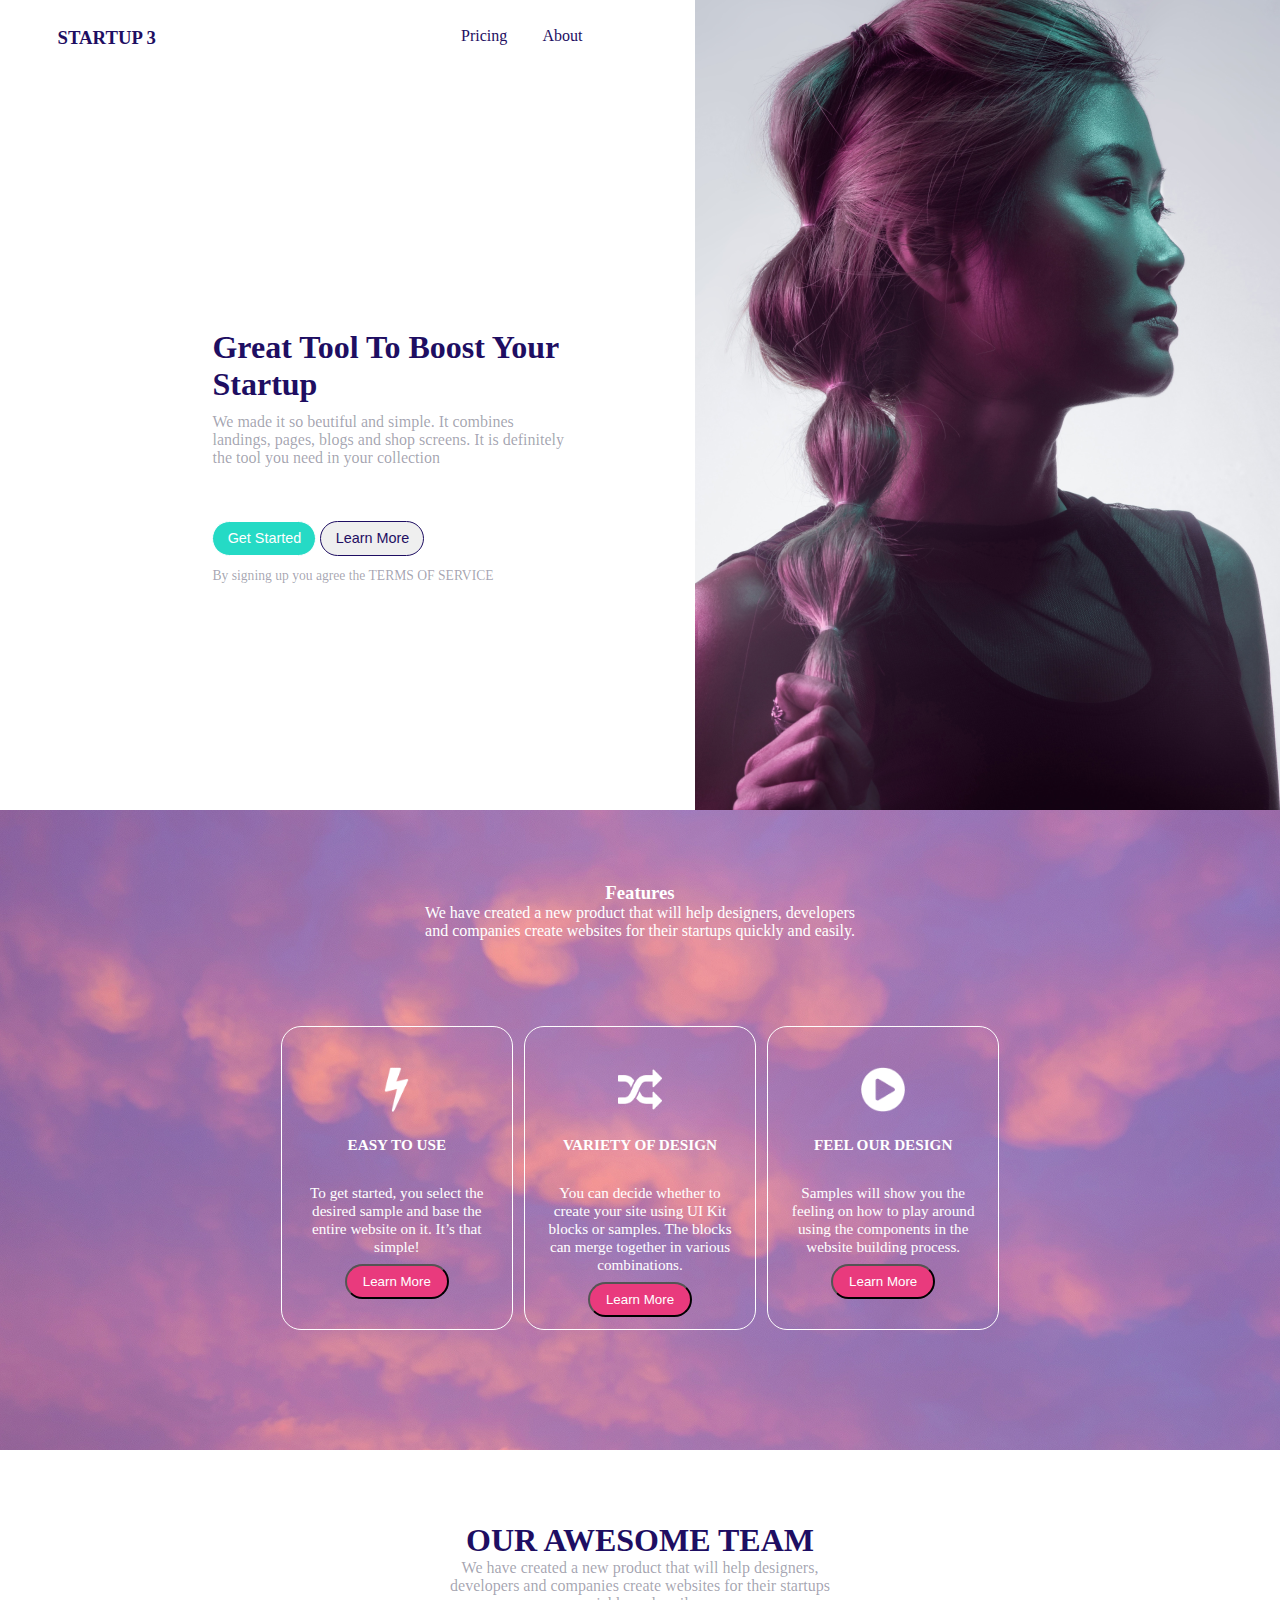
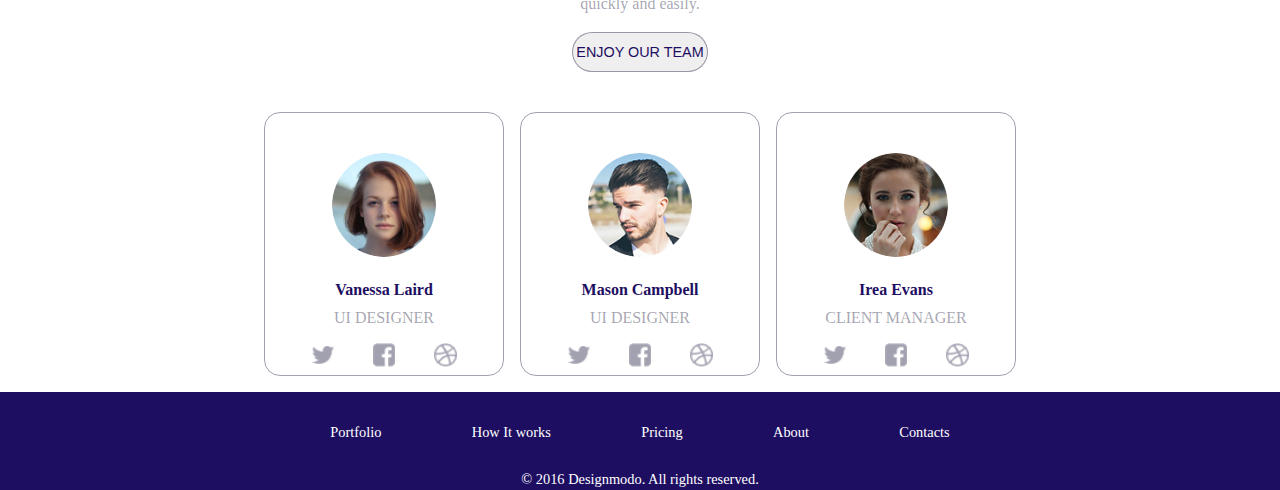
<file: index.html>
<!DOCTYPE html>
<html lang="en">
<head>
   <link rel="stylesheet" href="index.css">
</head>
<body>
    <div class="main_page">
        <div class="main_page1">
            <div class="navbar">
                <div class="nav-header">
                    <h3 style="color: #1E0E62;">STARTUP 3</h3></div>
           <div class="nav-link"> 
            <a href="" id="pricing">Pricing</a>
            <a href="" id="About">About</a>
        </div>
       
    </div>
   
    <div class="center-box1">
        <h1 style="color: #1E0E62;">Great Tool To Boost Your Startup</h1>
        <p style="color: #15143966;margin-top: 10px;">We made it so beutiful and simple. It combines landings, pages, blogs and shop screens. It is definitely the tool you need in your collection</p>
    </div>
    <div class="content3">
        <div id="buttons1">
            <button id="btn1">Get Started</button>
            <button id="btn2">Learn More</button>
        </div>
        <div id="para1">
            <p style="color: #15143966;">By signing up you agree the TERMS OF SERVICE</p></div>
    </div>
    </div>
    
        <div class="imgs">
            <img src="./Photo.png" alt=""></div>
    </div>
    <div class="secondPage">
        
        <div class="secotitle">
            <h3>Features</h3>
            <p style="margin-top: 2 0px;">We have created a new product that will help designers, developers and companies create websites for their startups quickly and easily.</p>
           
        </div>
        <div class="cardbox">
            <div class="card1">
                <img src="./lightining.png" alt="" id="thunderbolt">
                <h4 style="margin-top: 20px;">EASY TO USE</h4>
                <p style="margin-top: 30px;">To get started, you select the desired sample and base the entire website on it. It’s that simple!</p>
                <button class="cardbtn">Learn More</button>
            </div>
            <div class="card1">
                <img src="./shuffle.png" alt="" id="thunderbolt">
                <h4 style="margin-top: 20px;">VARIETY OF DESIGN</h4>
                <p style="margin-top: 30px;">You can decide whether to create your site using UI Kit blocks or samples. The blocks can merge together in various combinations.</p>
                <button class="cardbtn">Learn More</button>
            </div>
            <div class="card1">
                <img src="./videoplr.png" alt="" id="thunderbolt">
                <h4 style="margin-top: 20px;">FEEL OUR DESIGN</h4>
                <p style="margin-top: 30px;">Samples will show you the feeling on how to play around using the components in the website building process.</p>
                <button class="cardbtn">Learn More</button>
            </div>
         </div>
    </div>
    <div class="pg3">
        <div class="ct1">
            <h1 style="color: #1E0E62;">OUR AWESOME TEAM</h1>
            <p style="color: #15143966;">We have created a new product that will help designers, developers and companies create websites for their startups quickly and easily.</p>
            <button style="color: #1E0E62;" id="pg3btn">ENJOY OUR TEAM</button>
        </div>
        <div class="profile">
            <div class="prf">
                <img src="./Userpic.png" class="userpic">
                <h4 style="color: #1E0E62; margin-top: 20px;">Vanessa Laird</h4>
                <p style="color: #15143966;margin-top: 10px;">UI DESIGNER</p>
                <div class="icons">
                    <img src="./fa-twitter.png" alt="" class="icon1">
                    <img src="./fa-facebook-square.png" alt="" class="icon1">
                    <img src="./fa-dribbble.png" alt="" class="icon1">
    
                </div>
            </div>
            <div class="prf">
                <img src="./userpic3.png" class="userpic">
                <h4 style="color: #1E0E62; margin-top: 20px;">Mason Campbell</h4>
                <p style="color: #15143966;margin-top: 10px;">UI DESIGNER</p>
                <div class="icons">
                    <img src="./fa-twitter.png" alt="" class="icon1">
                    <img src="./fa-facebook-square.png" alt="" class="icon1">
                    <img src="./fa-dribbble.png" alt="" class="icon1">
    
                </div>
            </div>
        
            <div class="prf">
            <img src="./Userpic (1).png" class="userpic">
            <h4 style="color: #1E0E62; margin-top: 20px;">Irea Evans</h4>
            <p style="color: #15143966;margin-top: 10px;">CLIENT MANAGER</p>
            <div class="icons">
                <img src="./fa-twitter.png" alt="" class="icon1">
                <img src="./fa-facebook-square.png" alt="" class="icon1">
                <img src="./fa-dribbble.png" alt="" class="icon1">
            </div>
           
            
        </div>
        
    </div>
    <div class="footer">
        <div class="last">
            <a href="">Portfolio</a>
            <a href="">How It works</a>
            <a href="">Pricing</a>
            <a href="">About</a>
            <a href="">Contacts</a>
            
        </div>
        <p style="color: white; margin-top: 30px;">© 2016 Designmodo. All rights reserved.</p>
    </div>
</body>
</html>
</file>
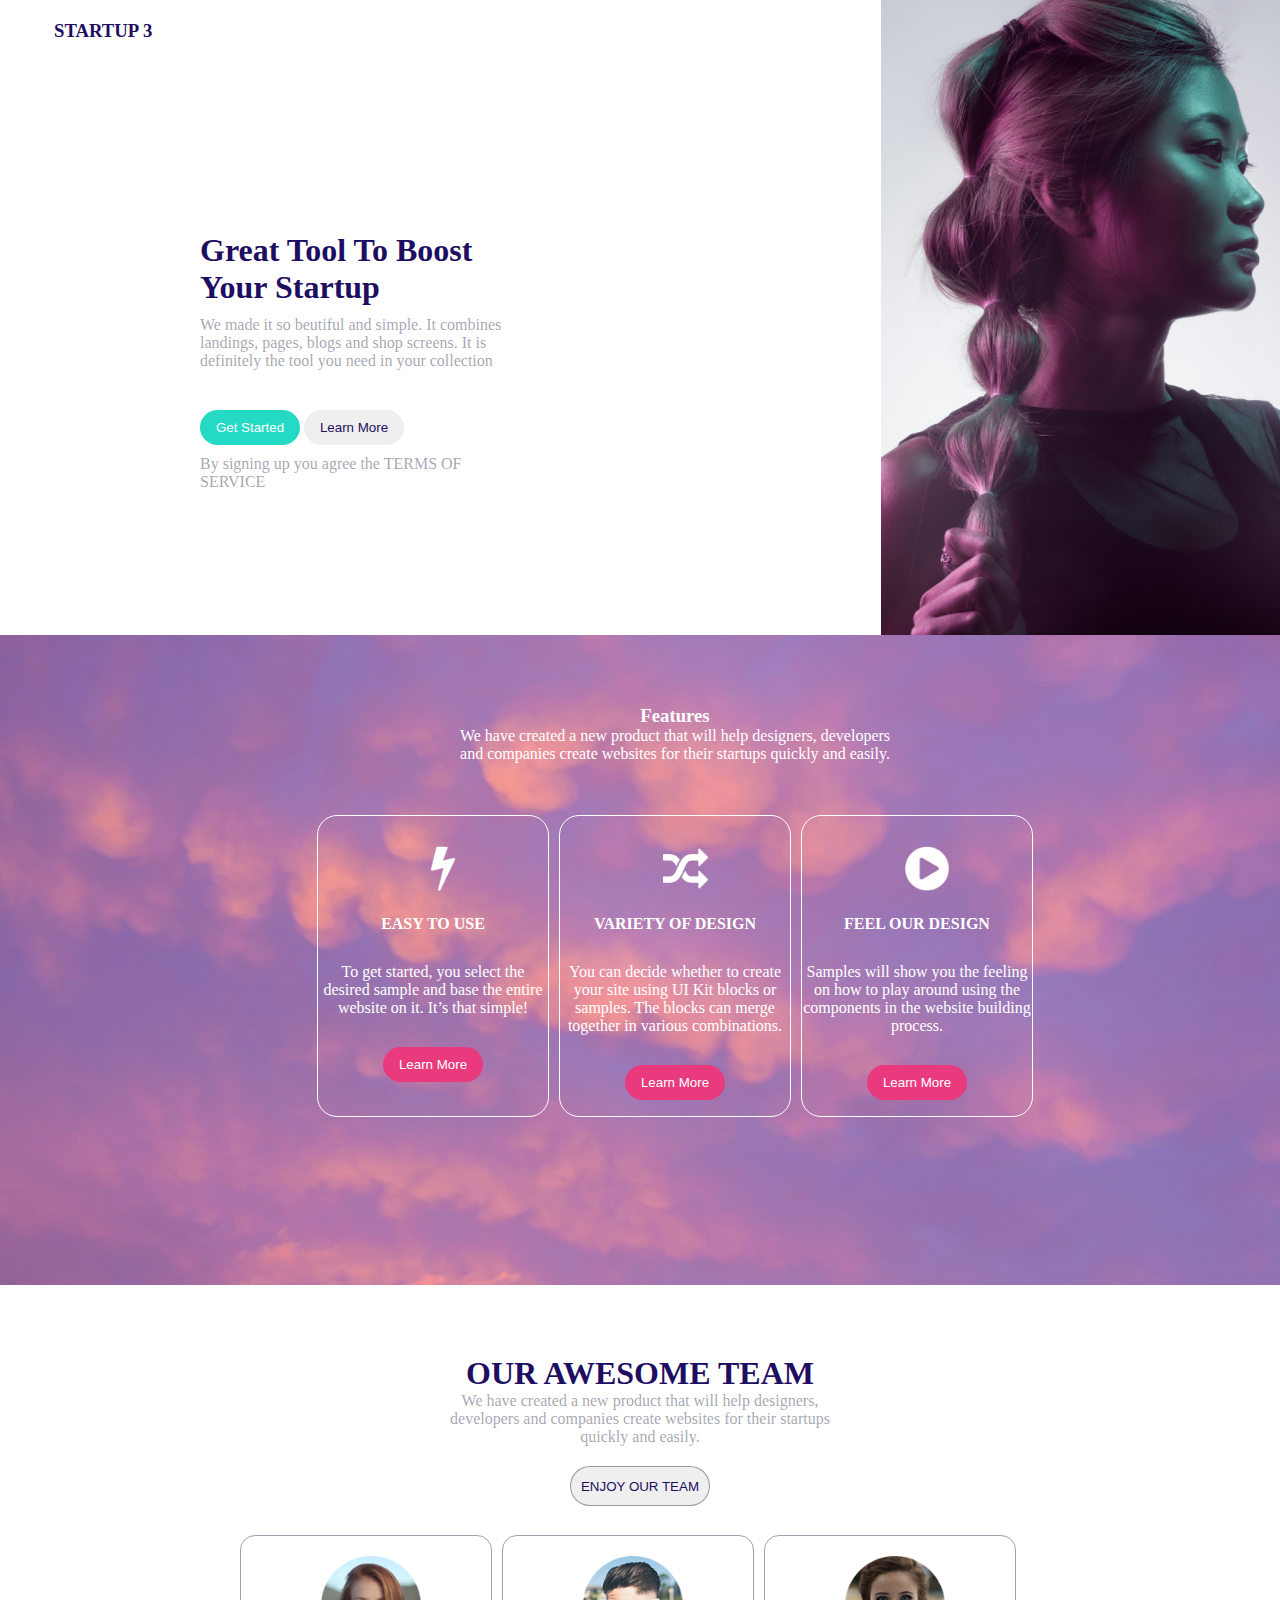
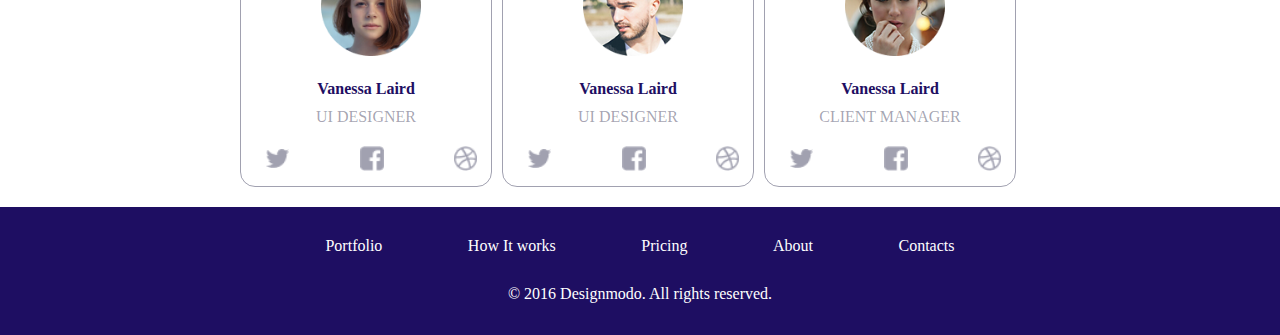
<file: project1/index.html>
<!DOCTYPE html>
<html lang="en">
<head>
   <style>
    *{
        padding: 0;
        margin: 0;
    }
        .main_page{
            display: flex;
            
            height: 635px;
            width: 1200px;
        }
        .main_page1{
            
            height: 635px;
            width: 800px;
            display: inline-block;
            
            
        }
        img{
            height: 635px;
            width: 540px;
            object-fit: contain;
            margin-left: 40px;
        }
        :any-link{
            text-decoration-line: none;
        }
        .navbar{
            display: flex;
        
            width: 800px;
            height:22px; 
            justify-content: space-between;
            margin-top: 20px;
        }
        .nav-link{
            padding-right: 10px;
            
        }
        #pricing{
            margin-right: 34px;
        }
        #About{
            margin-right: 64px;
        }
        .nav-header{
            margin-left: 54px;
        }
       
        
        .center-box1{
            
            /* border: 2px solid black; */
            width:337px;
           margin-top: 190px;
           margin-left: 200px;
            }
        .content3{
            /* border: 2px solid black; */
            width: 300px;
            margin-left: 200px;
            margin-top: 40px;
        }
        #btn1{
            border: 0.5px ;
            border-radius: 47px; 
            height: 35px;
            width: 100px;
            background-color:#25DAC5;
            color: white;
        }
        #btn2{
            border: 0.5px ;
            border-radius: 47px; 
            height: 35px;
            width: 100px;
            color: #1E0E62;
        }
        #para1{
            margin-top: 10px;
        }
        .secondPage{
            background-image:url(./Image.png);
            height: 650px;
            width: 1350px;
            /* justify-content: center; */
            /* align-items: center; */
            display: flex;
            flex-direction: column;
            align-items: center;
            
        }
        .secotitle{
            /* border: 2px solid black; */
            width: 435px ;
            height: 110px;
            text-align: center;
            /* margin-left: 450px; */
            margin-top: 70px;
            color: white;
            
        }
        .cardbox{
           display: flex;
           gap: 10px;
           
        }
        .card1{
            border: 0.5px solid white;
            height:300px;
            width: 230px;
            text-align: center;
            color: white;
            border-radius: 20px;
            
            
        }
        #thunderbolt{
            height: 45px;
            width: 45px;
            margin-right: 20px;
            margin-top: 30px;
        }
        .cardbtn{
            border: 0.5px ;
            border-radius: 47px; 
            height: 35px;
            width: 100px;
            background-color:#E93A7D;
            color: white;
            margin-top: 30px;
        }
        .pg3{
            height: 650px;
            /* justify-content: center; */
            display: flex;
            flex-direction: column;
            align-items: center;
        }
        .ct1{
            text-align: center;
            /* border: 2px solid black; */
            height: 150px;
            width: 400px;
            margin-top: 70px;  
        }
        #pg3btn{
            margin-top: 20px;
            border-radius: 25px;
            height: 40px;
            width: 140px;
            border: 0.5px solid #15143966;
        }
        .profile{
            /* border: 2px solid black; */
            height: 280px;
            width: 800px;
            display: flex;
            margin-top: 30px;
            gap: 10px;
        }
        .prf{
            border: 0.5px solid #15143966;
            height: 250px;
            width: 250px;
            text-align: center;
            border-radius: 15px;
        }
        .userpic{
            height: 100px;
            width: 100px;
            border-radius: 30px;
            margin-right: 30px;
            margin-top: 20px;
        }
        .icon1{
            height: 25px;
            width: 25px;
            align-items: end;
            margin-top: 20px;
            margin-right: 30px;
        }
        .icons{
            border: 0.5px solid 1514396;
            justify-content: center;
            display: flex;
            height: 35px;
            width: 250px;
           
        }
        .footer{
            height: 200px;
            background-color: #1E0E62;
            width: 1350px;display: flex;
            /* justify-content: center; */
            flex-direction: column;
            align-items: center;
            margin-top: 20px;
        }
        .last{
            display: flex;
            justify-content: space-evenly;
            width: 800px;
            margin-top: 30px ;
            
        }
        a{
            color: white;
           
        }
   </style>
</head>
<body>
    <div class="main_page">
        <div class="main_page1">
            <div class="navbar">
                <div class="nav-header">
                    <h3 style="color: #1E0E62;">STARTUP 3</h3></div>
           <div class="nav-link"> 
            <a href="" id="pricing">Pricing</a>
            <a href="" id="About">About</a>
        </div>
       
    </div>
   
    <div class="center-box1">
        <h1 style="color: #1E0E62;">Great Tool To Boost Your Startup</h1>
        <p style="color: #15143966;margin-top: 10px;">We made it so beutiful and simple. It combines landings, pages, blogs and shop screens. It is definitely the tool you need in your collection</p>
    </div>
    <div class="content3">
        <div id="buttons1">
            <button id="btn1">Get Started</button>
            <button id="btn2">Learn More</button>
        </div>
        <div id="para1">
            <p style="color: #15143966;">By signing up you agree the TERMS OF SERVICE</p></div>
    </div>
    </div>
    
        <div class="img">
            <img src="./Photo.png" alt=""></div>
    </div>
    <div class="secondPage">
        
        <div class="secotitle">
            <h3>Features</h3>
            <p style="margin-top: 2 0px;">We have created a new product that will help designers, developers and companies create websites for their startups quickly and easily.</p>
           
        </div>
        <div class="cardbox">
            <div class="card1">
                <img src="./lightining.png" alt="" id="thunderbolt">
                <h4 style="margin-top: 20px;">EASY TO USE</h4>
                <p style="margin-top: 30px;">To get started, you select the desired sample and base the entire website on it. It’s that simple!</p>
                <button class="cardbtn">Learn More</button>
            </div>
            <div class="card1">
                <img src="./shuffle.png" alt="" id="thunderbolt">
                <h4 style="margin-top: 20px;">VARIETY OF DESIGN</h4>
                <p style="margin-top: 30px;">You can decide whether to create your site using UI Kit blocks or samples. The blocks can merge together in various combinations.</p>
                <button class="cardbtn">Learn More</button>
            </div>
            <div class="card1">
                <img src="./videoplr.png" alt="" id="thunderbolt">
                <h4 style="margin-top: 20px;">FEEL OUR DESIGN</h4>
                <p style="margin-top: 30px;">Samples will show you the feeling on how to play around using the components in the website building process.</p>
                <button class="cardbtn">Learn More</button>
            </div>
         </div>
    </div>
    <div class="pg3">
        <div class="ct1">
            <h1 style="color: #1E0E62;">OUR AWESOME TEAM</h1>
            <p style="color: #15143966;">We have created a new product that will help designers, developers and companies create websites for their startups quickly and easily.</p>
            <button style="color: #1E0E62;" id="pg3btn">ENJOY OUR TEAM</button>
        </div>
        <div class="profile">
            <div class="prf">
                <img src="./Userpic.png" class="userpic">
                <h4 style="color: #1E0E62; margin-top: 20px;">Vanessa Laird</h4>
                <p style="color: #15143966;margin-top: 10px;">UI DESIGNER</p>
                <div class="icons">
                    <img src="./fa-twitter.png" alt="" class="icon1">
                    <img src="./fa-facebook-square.png" alt="" class="icon1">
                    <img src="./fa-dribbble.png" alt="" class="icon1">
    
                </div>
            </div>
            <div class="prf">
                <img src="./userpic3.png" class="userpic">
                <h4 style="color: #1E0E62; margin-top: 20px;">Vanessa Laird</h4>
                <p style="color: #15143966;margin-top: 10px;">UI DESIGNER</p>
                <div class="icons">
                    <img src="./fa-twitter.png" alt="" class="icon1">
                    <img src="./fa-facebook-square.png" alt="" class="icon1">
                    <img src="./fa-dribbble.png" alt="" class="icon1">
    
                </div>
            </div>
        
            <div class="prf">
            <img src="./Userpic (1).png" class="userpic">
            <h4 style="color: #1E0E62; margin-top: 20px;">Vanessa Laird</h4>
            <p style="color: #15143966;margin-top: 10px;">CLIENT MANAGER</p>
            <div class="icons">
                <img src="./fa-twitter.png" alt="" class="icon1">
                <img src="./fa-facebook-square.png" alt="" class="icon1">
                <img src="./fa-dribbble.png" alt="" class="icon1">
            </div>
           
            
        </div>
        
    </div>
    <div class="footer">
        <div class="last">
            <a href="">Portfolio</a>
            <a href="">How It works</a>
            <a href="">Pricing</a>
            <a href="">About</a>
            <a href="">Contacts</a>
            
        </div>
        <p style="color: white; margin-top: 30px;">© 2016 Designmodo. All rights reserved.</p>
    </div>
</body>
</html>
</file>
<file: index.css>
* {
    padding: 0;
    margin: 0;
    box-sizing: border-box;
}

.main_page {
    display: flex;
    height: 90vh;
    width: 100vw;
}

.main_page1 {
    height: 100%;
    width: 66.6%;
    display: inline-block;
}
.imgs{
    margin-left: 2rem;
}
img {
    height: 100%;
    width: 45ve;
    object-fit: contain;
    /* margin-left: 4.2vw; */
}

:any-link {
    text-decoration: none;
}

.navbar {
    display: flex;
    width: 100%;
    height: 3.5vh;
    justify-content: space-between;
    margin-top: 3vh;
}

.nav-link {
    padding-right: 1vw;
}

#pricing {
    margin-right: 2.5vw;
}

#About {
    margin-right: 5.3vw;
}

.nav-header {
    margin-left: 4.5vw;
}

.center-box1 {
    width: 28vw;
    margin-top: 30vh;
    margin-left: 16.6vw;
}

.content3 {
    width: 25vw;
    margin-left: 16.6vw;
    margin-top: 6vh;
}

#btn1, #btn2 {
    border: 0.5px solid ;
    border-radius: 47px;
    height: 2.2rem;
    width: 6.5rem;
    font-size: 0.9rem;
}

#btn1 {
    background-color: #25DAC5;
    color: white;
}

#btn2 {
    color: #1E0E62;
}

#para1 {
    margin-top: 0.8rem;
    font-size: 0.85rem;
}

.secondPage {
    background-image: url(./Image.png);
    height: 40rem;
    width: 100vw;
    display: flex;
    flex-direction: column;
    align-items: center;
}

.secotitle {
    width: 27rem;
    height: 7rem;
    text-align: center;
    margin-top: 4.5rem;
    color: white;
}

.cardbox {
    display: flex;
    gap: 0.7rem;
    flex-wrap: wrap;
    justify-content: center;
    margin-top: 2rem;
}

.card1 {
    border: 0.5px solid white;
    height: 19rem;
    width: 14.5rem;
    text-align: center;
    color: white;
    border-radius: 1.25rem;
    padding: 1rem;
    font-size: 0.95rem;
}

#thunderbolt {
    height: 2.8rem;
    width: 2.8rem;
    margin-top: 1.5rem;
}

.cardbtn {
    border-radius: 2.5rem;
    height: 2.2rem;
    width: 6.5rem;
    background-color: #E93A7D;
    color: white;
    margin-top: 0.5rem;
}

.pg3 {
    height: 40rem;
    display: flex;
    flex-direction: column;
    align-items: center;
    width: 100vw;
}

.ct1 {
    text-align: center;
    height: 10rem;
    width: 25rem;
    margin-top: 4.5rem;
    font-size: 1rem;
}

#pg3btn {
    margin-top: 1.2rem;
    border-radius: 1.5rem;
    height: 2.5rem;
    width: 8.5rem;
    border: 0.5px solid #15143966;
    font-size: 0.9rem;
}

.profile {
    height: 18rem;
    width: 50rem;
    display: flex;
    flex-wrap: wrap;
    justify-content: center;
    margin-top: 2.5rem;
    gap: 1rem;
}

.prf {
    border: 0.5px solid #15143966;
    height: 16.5rem;
    width: 15rem;
    text-align: center;
    border-radius: 1rem;
    padding: 1rem;
}

.userpic {
    height: 6.5rem;
    width: 6.5rem;
    border-radius: 50%;
    margin-top: 1.5rem;
}

.icon1 {
    height: 1.5rem;
    width: 1.5rem;
    margin: 0 0.5rem;
}

.icons {
    justify-content: space-evenly;
    display: flex;
    height: 2.5rem;
    width: 100%;
    margin-top: 1rem;
}

.footer {
    height: 12.5rem;
    background-color: #1E0E62;
    width: 100vw;
    display: flex;
    flex-direction: column;
    align-items: center;
    margin-top: 1rem;
    font-size: 0.9rem;
}

.last {
    display: flex;
    justify-content: space-evenly;
    width: 50rem;
    margin-top: 2rem;
}

a {
    color: white;
}

#pricing, #About {
    color: #1E0E62;
}
</file>
